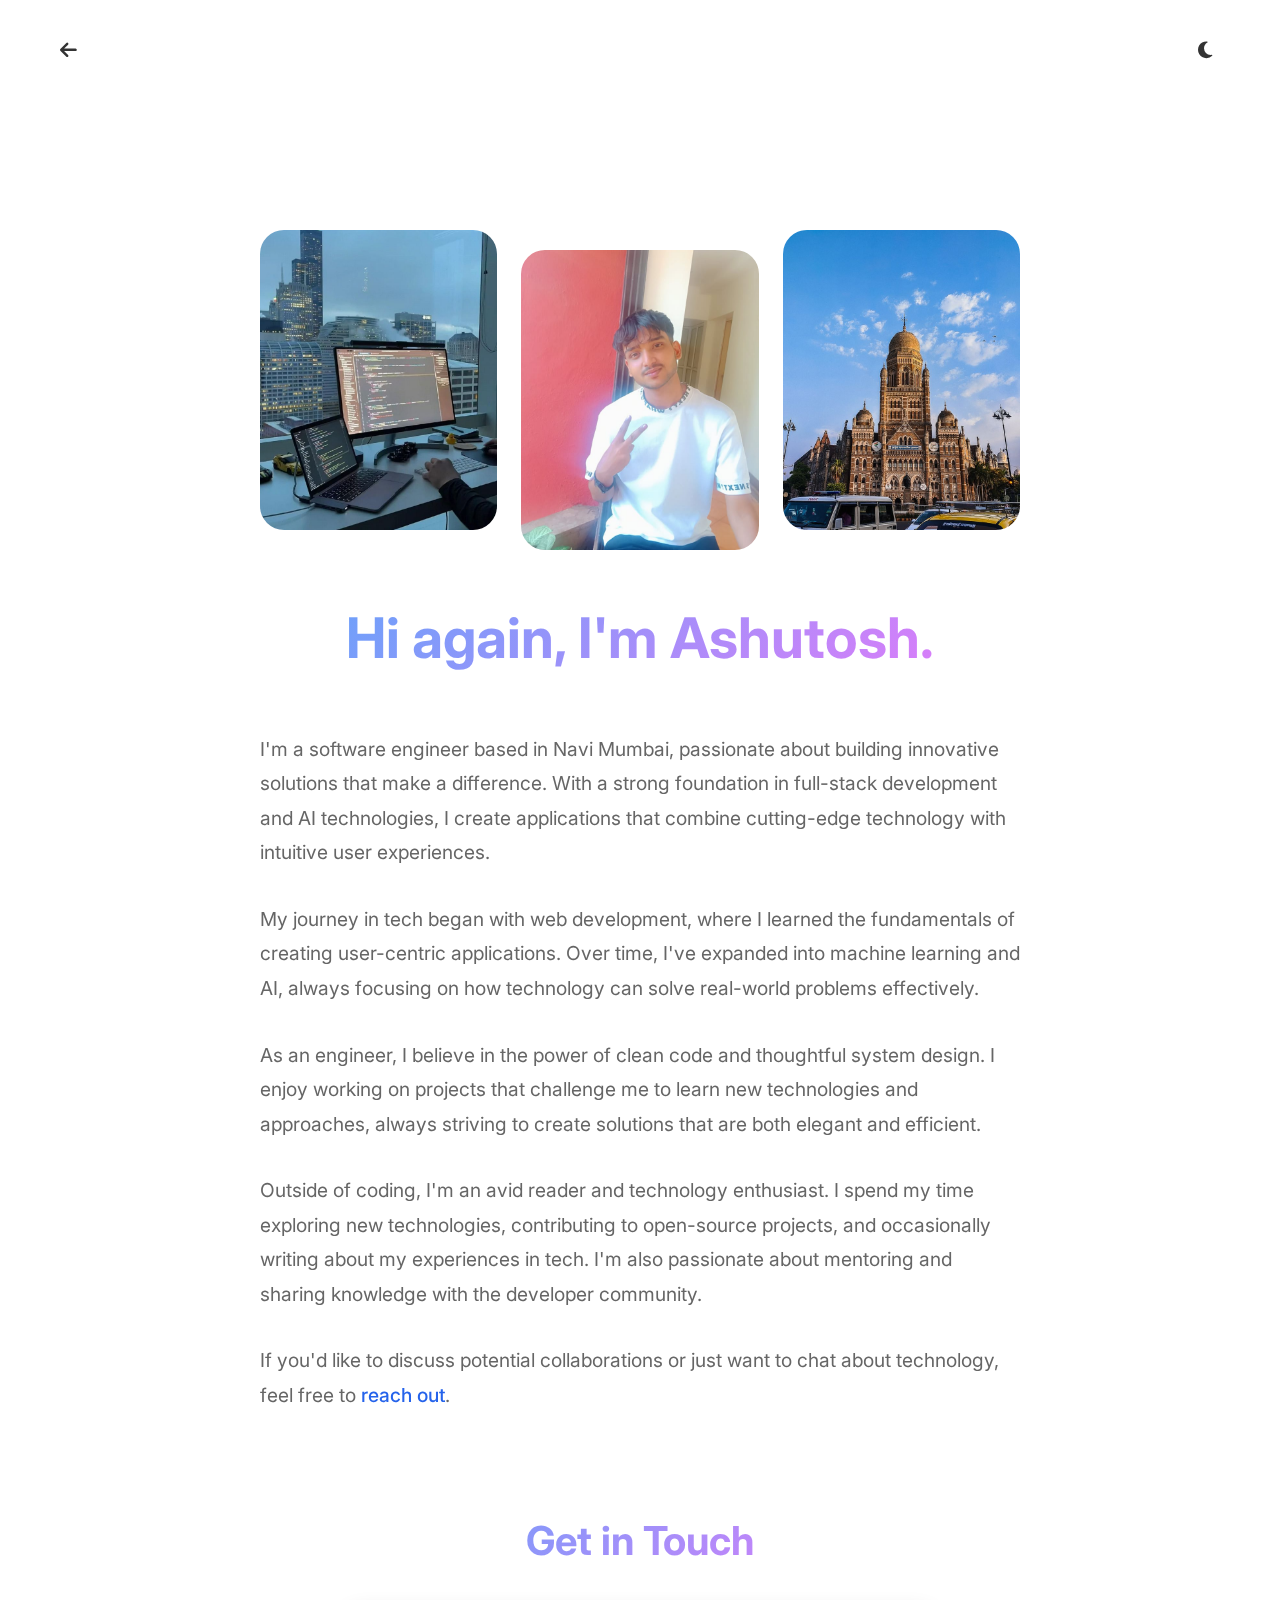
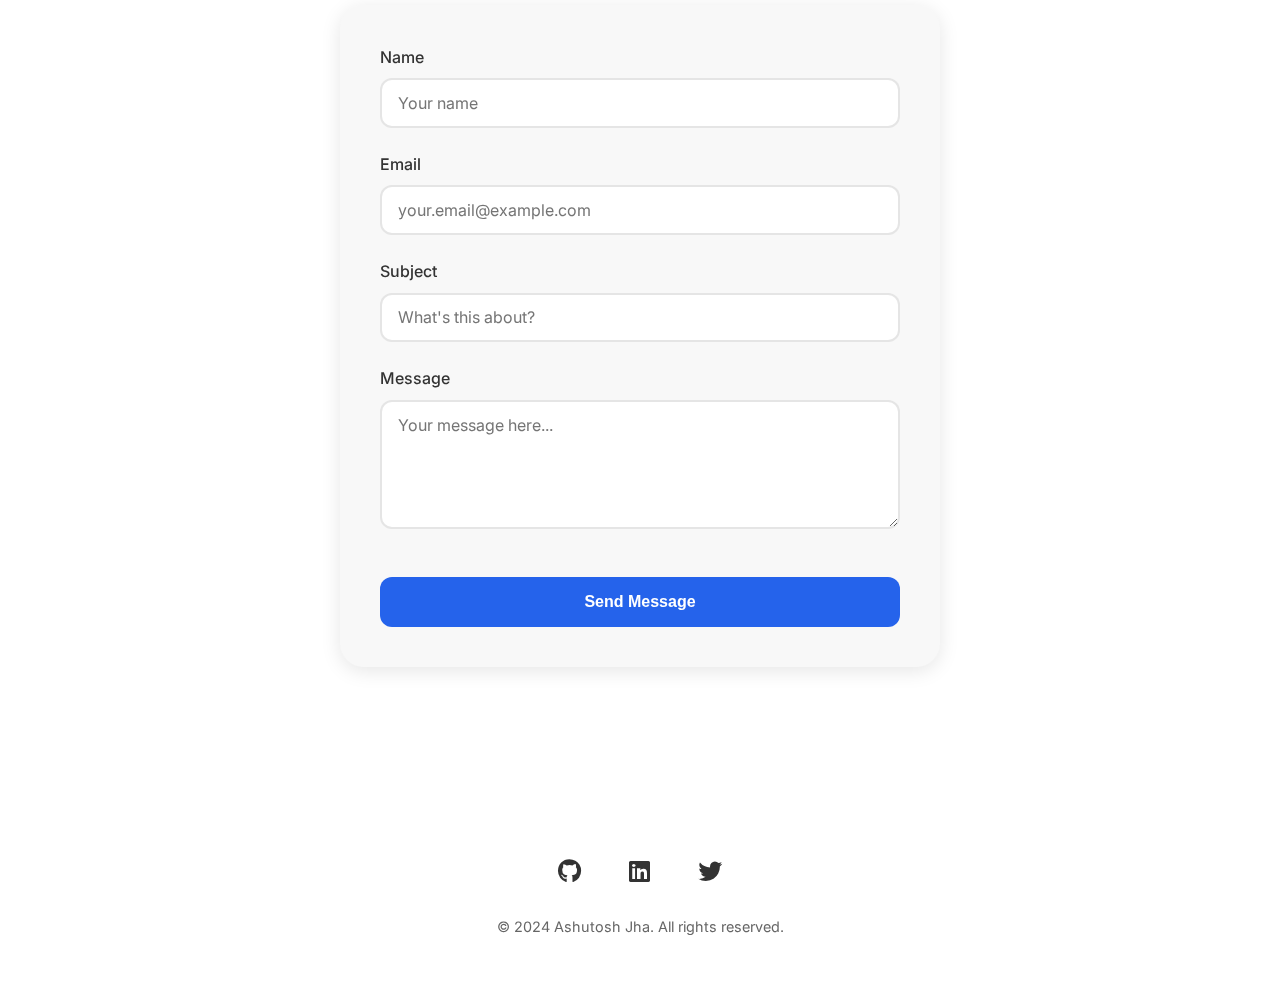
<file: about.html>
<!DOCTYPE html>
<html lang="en" data-theme="light">
<head>
    <meta charset="UTF-8">
    <meta name="viewport" content="width=device-width, initial-scale=1.0">
    <title>About - Ashutosh Jha</title>
    <link rel="stylesheet" href="styles.css">
    <link rel="preconnect" href="https://fonts.googleapis.com">
    <link rel="preconnect" href="https://fonts.gstatic.com" crossorigin>
    <link href="https://fonts.googleapis.com/css2?family=Inter:wght@400;500;600;700&display=swap" rel="stylesheet">
    <link rel="stylesheet" href="https://cdnjs.cloudflare.com/ajax/libs/font-awesome/6.5.1/css/all.min.css">
</head>
<body>
    <div class="floating-shapes home-shapes">
        <div class="shape shape-1"></div>
        <div class="shape shape-2"></div>
        <div class="shape shape-3"></div>
        <div class="shape shape-4"></div>
    </div>

    <nav>
        <div class="nav-content">
            <div class="nav-left">
                <a href="/" class="back-button">
                    <i class="fas fa-arrow-left"></i>
                </a>
            </div>
            <div class="nav-right">
                <button id="theme-toggle" class="theme-toggle">
                    <i class="fas fa-sun"></i>
                </button>
            </div>
        </div>
    </nav>

    <main class="about-page">
        <div class="image-grid">
            <img src="/photo/Coding Setup.jpg" alt="Coding setup" class="grid-image">
            <img src="/photo/Ashutosh.jpeg" alt="Nature exploration" class="grid-image center">
            <img src="/photo/City View.jpg" alt="City view" class="grid-image">
        </div>

        <h1 class="gradient-text">Hi again, I'm Ashutosh.</h1>

        <div class="about-content">
            <p>
                I'm a software engineer based in Navi Mumbai, passionate about building innovative solutions 
                that make a difference. With a strong foundation in full-stack development and AI technologies, 
                I create applications that combine cutting-edge technology with intuitive user experiences.
            </p>

            <p>
                My journey in tech began with web development, where I learned the fundamentals of creating 
                user-centric applications. Over time, I've expanded into machine learning and AI, always 
                focusing on how technology can solve real-world problems effectively.
            </p>

            <p>
                As an engineer, I believe in the power of clean code and thoughtful system design. I enjoy 
                working on projects that challenge me to learn new technologies and approaches, always 
                striving to create solutions that are both elegant and efficient.
            </p>

            <p>
                Outside of coding, I'm an avid reader and technology enthusiast. I spend my time exploring 
                new technologies, contributing to open-source projects, and occasionally writing about my 
                experiences in tech. I'm also passionate about mentoring and sharing knowledge with the 
                developer community.
            </p>

            <p>
                If you'd like to discuss potential collaborations or just want to chat about technology, 
                feel free to <a href="#contact" class="reach-out">reach out</a>.
            </p>
        </div>

        <section id="contact" class="contact-section">
            <h2 class="gradient-text">Get in Touch</h2>
            <form action="https://formspree.io/f/your-form-id" method="POST" class="contact-form">
                <div class="form-group">
                    <label for="name">Name</label>
                    <input type="text" id="name" name="name" required placeholder="Your name">
                </div>
                
                <div class="form-group">
                    <label for="email">Email</label>
                    <input type="email" id="email" name="email" required placeholder="your.email@example.com">
                </div>
                
                <div class="form-group">
                    <label for="subject">Subject</label>
                    <input type="text" id="subject" name="subject" required placeholder="What's this about?">
                </div>
                
                <div class="form-group">
                    <label for="message">Message</label>
                    <textarea id="message" name="message" required placeholder="Your message here..." rows="5"></textarea>
                </div>
                
                <button type="submit" class="submit-button">Send Message</button>
            </form>
        </section>
    </main>

    <footer>
        <div class="social-links">
            <a href="https://github.com/Ashutosh759" target="_blank">
                <i class="fab fa-github"></i>
            </a>
            <a href="https://www.linkedin.com/in/ashutosh-jha-b5037331a/" target="_blank">
                <i class="fab fa-linkedin"></i>
            </a>
            <a href="https://twitter.com/yourusername" target="_blank">
                <i class="fab fa-twitter"></i>
            </a>
        </div>
        <p class="copyright">© 2024 Ashutosh Jha. All rights reserved.</p>
    </footer>

    <script>
        const themeToggle = document.getElementById('theme-toggle');
        const html = document.documentElement;
        const themeIcon = themeToggle.querySelector('i');

        const savedTheme = localStorage.getItem('theme') || 'light';
        html.setAttribute('data-theme', savedTheme);
        updateThemeIcon(savedTheme);

        themeToggle.addEventListener('click', () => {
            const currentTheme = html.getAttribute('data-theme');
            const newTheme = currentTheme === 'light' ? 'dark' : 'light';
            
            html.setAttribute('data-theme', newTheme);
            localStorage.setItem('theme', newTheme);
            updateThemeIcon(newTheme);
        });

        function updateThemeIcon(theme) {
            themeIcon.className = theme === 'light' ? 'fas fa-moon' : 'fas fa-sun';
        }
    </script>
</body>
</html>
</file>
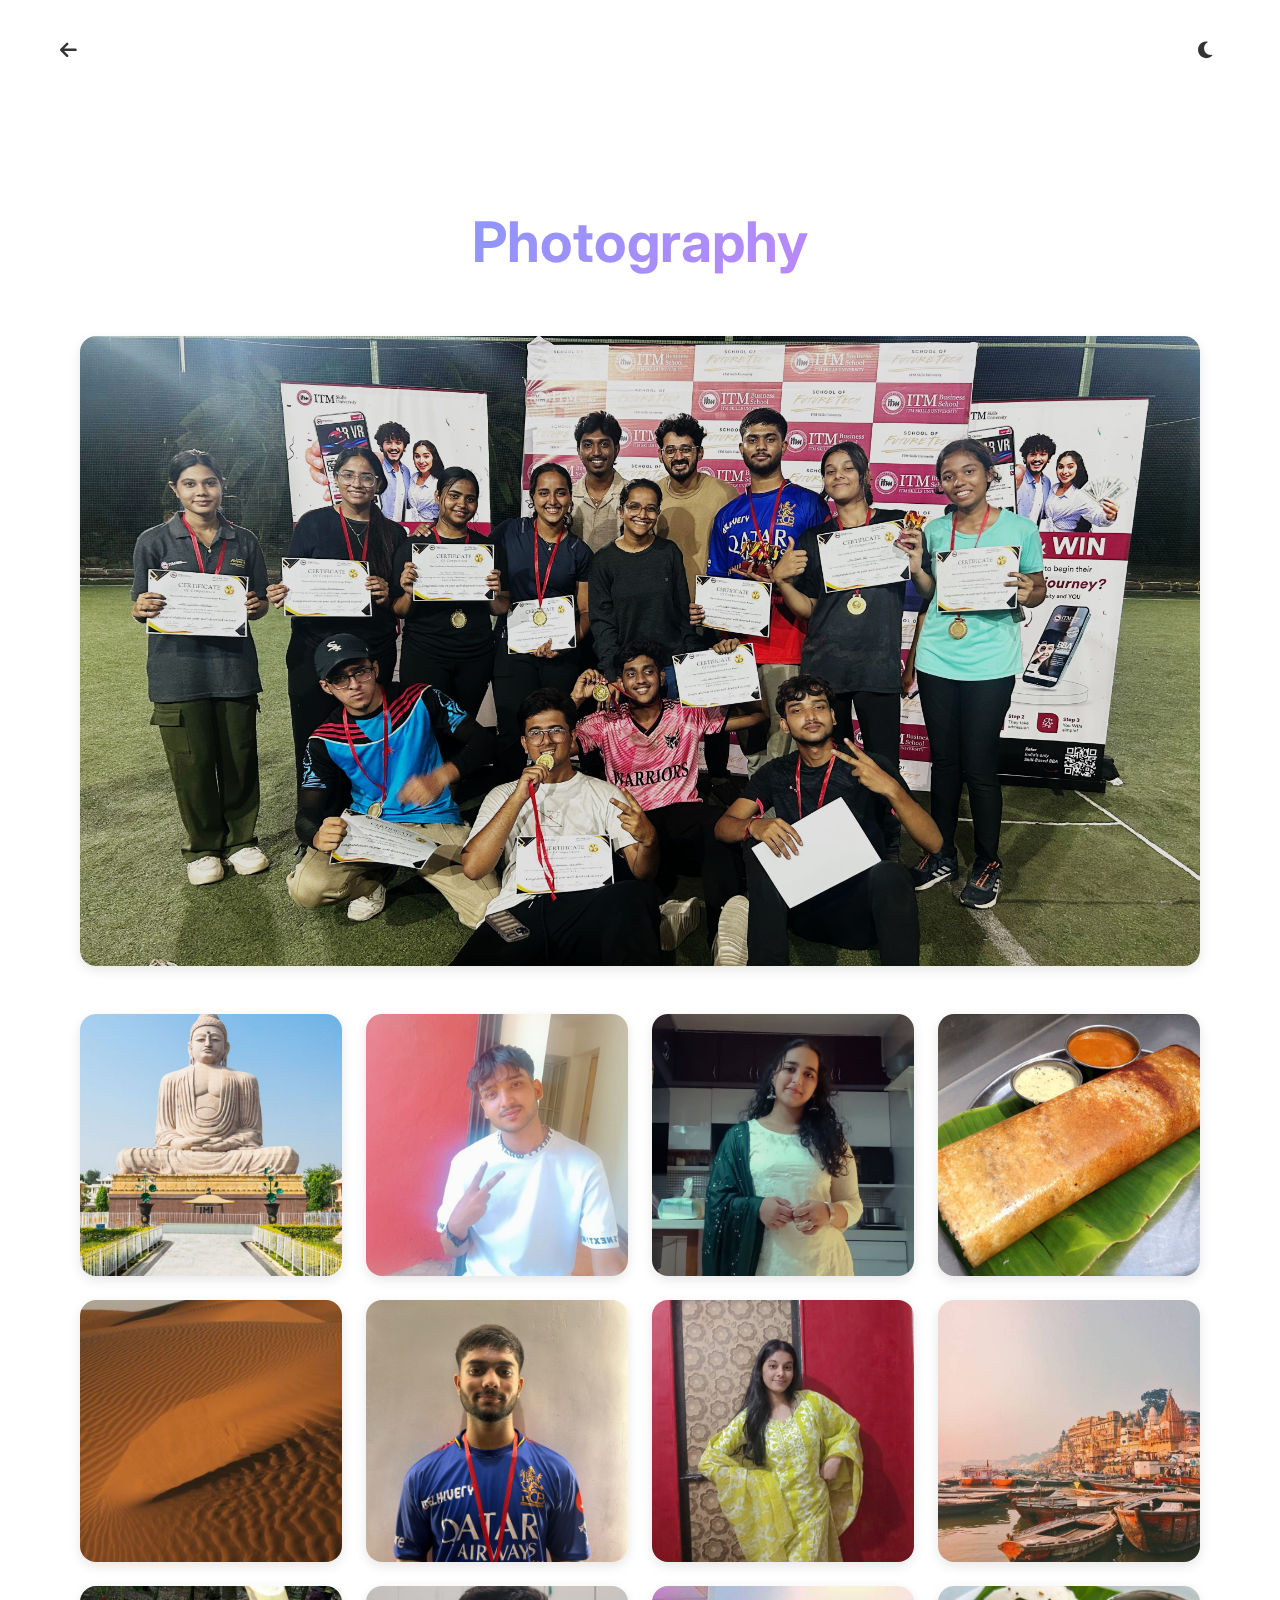
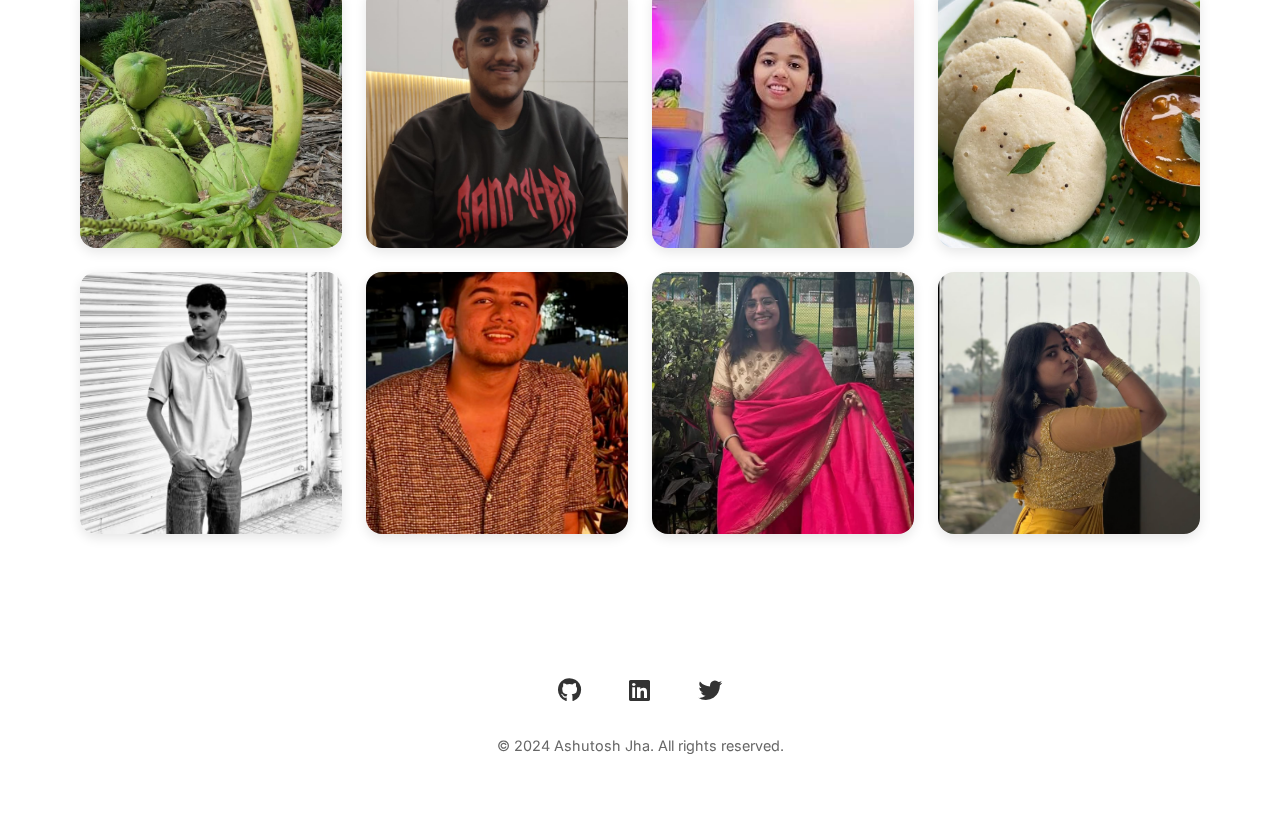
<file: gallery.html>
<!DOCTYPE html>
<html lang="en" data-theme="light">
<head>
    <meta charset="UTF-8">
    <meta name="viewport" content="width=device-width, initial-scale=1.0">
    <title>Gallery - Ashutosh Jha</title>
    <link rel="stylesheet" href="styles.css">
    <link rel="preconnect" href="https://fonts.googleapis.com">
    <link rel="preconnect" href="https://fonts.gstatic.com" crossorigin>
    <link href="https://fonts.googleapis.com/css2?family=Inter:wght@400;500;600;700&display=swap" rel="stylesheet">
    <link rel="stylesheet" href="https://cdnjs.cloudflare.com/ajax/libs/font-awesome/6.5.1/css/all.min.css">
</head>
<body>
    <div class="floating-shapes home-shapes">
        <div class="shape shape-1"></div>
        <div class="shape shape-2"></div>
        <div class="shape shape-3"></div>
        <div class="shape shape-4"></div>
    </div>

    <nav>
        <div class="nav-content">
            <div class="nav-left">
                <a href="/" class="back-button">
                    <i class="fas fa-arrow-left"></i>
                </a>
            </div>
            <div class="nav-right">
                <button id="theme-toggle" class="theme-toggle">
                    <i class="fas fa-sun"></i>
                </button>
            </div>
        </div>
    </nav>

    <main class="gallery-page">
        <h1 class="gradient-text">Photography</h1>
        
        <div class="gallery-item large">
            <img src="/photo/Group.jpeg" alt="Group Photo 1" loading="lazy">
        </div>

        <div class="gallery-grid">
            <div class="gallery-item">
                <img src="photo/Bihar.jpg" alt="Technology" loading="lazy">
            </div>
            <div class="gallery-item">
                <img src="/photo/Ashutosh.jpeg" alt="Urban" loading="lazy">
            </div>
            <div class="gallery-item">
                <img src="photo/Avi.jpeg" alt="Coffee" loading="lazy">
            </div>
            <div class="gallery-item">
                <img src="/photo/Kerala3.jpg" alt="Desk" loading="lazy">
            </div>
            <div class="gallery-item">
                <img src="/photo/Rajasthan.jpg" alt="City View" loading="lazy">
            </div>
            <div class="gallery-item">
                <img src="/photo/Kavya.jpeg" alt="Workspace" loading="lazy">
            </div>
            <div class="gallery-item">
                <img src="/photo/Disha.jpeg" alt="Nature" loading="lazy">
            </div>
            <div class="gallery-item">
                <img src="photo/UP1.jpg" alt="Architecture" loading="lazy">
            </div>
            <div class="gallery-item">
                <img src="photo/Kerala1.jpg" alt="Laptop" loading="lazy">
            </div>
            <div class="gallery-item">
                <img src="/photo/Sayuj.jpeg" alt="Modern Workspace" loading="lazy">
            </div>
            <div class="gallery-item">
                <img src="/photo/Vamshi.jpeg" alt="Nature" loading="lazy">
            </div>
            <div class="gallery-item">
                <img src="photo/Kerala2.jpg" alt="Minimal" loading="lazy">
            </div>
            
            <div class="gallery-item">
                <img src="/photo/Kishan.jpeg" alt="Code" loading="lazy">
            </div>
            <div class="gallery-item">
                <img src="photo/Kanishk.jpeg" alt="Design" loading="lazy">
            </div>
            <div class="gallery-item">
                <img src="/photo/Naaz.jpeg" alt="Creative" loading="lazy">
            </div>
            <div class="gallery-item">
                <img src="photo/Prity.jpeg" alt="Creative" loading="lazy">
            </div>
        </div>
    </main>

    <footer>
        <div class="social-links">
            <a href="https://github.com/Ashutosh759" target="_blank">
                <i class="fab fa-github"></i>
            </a>
            <a href="https://www.linkedin.com/in/ashutosh-jha-b5037331a/" target="_blank">
                <i class="fab fa-linkedin"></i>
            </a>
            <a href="https://twitter.com/yourusername" target="_blank">
                <i class="fab fa-twitter"></i>
            </a>
        </div>
        <p class="copyright">© 2024 Ashutosh Jha. All rights reserved.</p>
    </footer>

    <script>
        const themeToggle = document.getElementById('theme-toggle');
        const html = document.documentElement;
        const themeIcon = themeToggle.querySelector('i');

        const savedTheme = localStorage.getItem('theme') || 'light';
        html.setAttribute('data-theme', savedTheme);
        updateThemeIcon(savedTheme);

        themeToggle.addEventListener('click', () => {
            const currentTheme = html.getAttribute('data-theme');
            const newTheme = currentTheme === 'light' ? 'dark' : 'light';
            
            html.setAttribute('data-theme', newTheme);
            localStorage.setItem('theme', newTheme);
            updateThemeIcon(newTheme);
        });

        function updateThemeIcon(theme) {
            themeIcon.className = theme === 'light' ? 'fas fa-moon' : 'fas fa-sun';
        }
    </script>
</body>
</html>
</file>
<file: styles.css>
/* Theme Variables */
:root[data-theme="light"] {
    --bg-primary: #ffffff;
    --bg-secondary: #f8f8f8;
    --text-primary: #333333;
    --text-secondary: #666666;
    --accent-color: #2563eb;
    --card-bg: #ffffff;
    --card-border: rgba(0, 0, 0, 0.1);
    --shape-opacity: 0.1;
    --nav-shadow: rgba(0, 0, 0, 0.1);
    
    /* Shape Colors - Light Mode */
    --shape-1-color: rgba(255, 100, 100, 0.1);
    --shape-2-color: rgba(100, 255, 100, 0.1);
    --shape-3-color: rgba(255, 200, 100, 0.1);
    --shape-4-color: rgba(100, 200, 255, 0.1);
    --play-shape-1-color: rgba(147, 112, 219, 0.08);
    --play-shape-2-color: rgba(255, 182, 193, 0.08);
    --play-shape-3-color: rgba(135, 206, 235, 0.08);
    --play-shape-4-color: rgba(152, 251, 152, 0.08);
}

:root[data-theme="dark"] {
    --bg-primary: #000000;
    --bg-secondary: #111111;
    --text-primary: #ffffff;
    --text-secondary: #a0a0a0;
    --accent-color: #60a5fa;
    --card-bg: #111111;
    --card-border: rgba(255, 255, 255, 0.1);
    --shape-opacity: 0.05;
    --nav-shadow: rgba(255, 255, 255, 0.05);
    
    /* Shape Colors - Dark Mode */
    --shape-1-color: rgba(255, 100, 100, 0.15);
    --shape-2-color: rgba(100, 255, 100, 0.15);
    --shape-3-color: rgba(255, 200, 100, 0.15);
    --shape-4-color: rgba(100, 200, 255, 0.15);
    --play-shape-1-color: rgba(147, 112, 219, 0.2);
    --play-shape-2-color: rgba(255, 182, 193, 0.2);
    --play-shape-3-color: rgba(135, 206, 235, 0.2);
    --play-shape-4-color: rgba(152, 251, 152, 0.2);
}

/* Reset and base styles */
* {
    margin: 0;
    padding: 0;
    box-sizing: border-box;
}

body {
    font-family: 'Inter', -apple-system, BlinkMacSystemFont, sans-serif;
    line-height: 1.6;
    color: var(--text-primary);
    background-color: var(--bg-primary);
    max-width: 1200px;
    margin: 0 auto;
    padding: 0 20px;
    transition: background-color 0.3s ease, color 0.3s ease;
}

/* Navigation */
nav {
    padding: 2rem 0;
    margin-bottom: 4rem;
    position: relative;
}

.nav-content {
    display: flex;
    justify-content: space-between;
    align-items: center;
}

.nav-left, .nav-right {
    display: flex;
    gap: 2rem;
    align-items: center;
}

nav a {
    text-decoration: none;
    color: var(--text-primary);
    font-size: 1rem;
    transition: color 0.3s ease;
}

nav a:hover {
    color: var(--accent-color);
}

/* Theme Toggle Button */
.theme-toggle {
    background: none;
    border: none;
    color: var(--text-primary);
    cursor: pointer;
    padding: 0.5rem;
    font-size: 1.2rem;
    transition: color 0.3s ease, transform 0.3s ease;
}

.theme-toggle:hover {
    color: var(--accent-color);
    transform: scale(1.1);
}

/* Hero section */
.hero {
    margin-bottom: 6rem;
}

h1 {
    font-size: 2.5rem;
    font-weight: 700;
    margin-bottom: 1rem;
    color: var(--text-primary);
}

.location-wrapper {
    display: flex;
    align-items: center;
    gap: 0.5rem;
    margin-bottom: 2rem;
    color: var(--text-secondary);
}

.location-wrapper i {
    font-size: 1.2rem;
    color: var(--accent-color);
}

.location {
    font-size: 1.1rem;
}

.intro {
    font-size: 1.2rem;
    max-width: 600px;
    margin-bottom: 3rem;
    color: var(--text-secondary);
}

/* Work section */
.work-section {
    display: grid;
    grid-template-columns: repeat(auto-fit, minmax(300px, 1fr));
    gap: 2rem;
    margin: 4rem 0 6rem 0;
}

.project-card {
    background-color: var(--bg-secondary);
    padding: 2.5rem;
    border-radius: 24px;
    transition: all 0.3s ease;
    position: relative;
    overflow: hidden;
}

.project-card:hover {
    transform: translateY(-8px);
}

.project-icon {
    font-size: 2rem;
    margin-bottom: 1.5rem;
    color: var(--accent-color);
    background: var(--bg-primary);
    width: 64px;
    height: 64px;
    border-radius: 16px;
    display: flex;
    align-items: center;
    justify-content: center;
}

.project-card h3 {
    font-size: 2rem;
    font-weight: 600;
    margin-bottom: 0.75rem;
    color: var(--text-primary);
}

.project-meta {
    font-size: 0.9rem;
    text-transform: uppercase;
    letter-spacing: 0.05em;
    color: var(--text-secondary);
    margin-bottom: 1rem;
    font-weight: 500;
}

.project-description {
    font-size: 1.1rem;
    line-height: 1.6;
    color: var(--text-secondary);
    margin-bottom: 2rem;
}

.read-more {
    color: var(--text-primary);
    text-decoration: none;
    font-weight: 500;
    font-size: 1.1rem;
    display: inline-flex;
    align-items: center;
    transition: all 0.3s ease;
}

.read-more .arrow {
    margin-left: 0.5rem;
    transition: transform 0.3s ease;
}

.read-more:hover .arrow {
    transform: translateX(5px);
}

/* Dark mode specific styles */
:root[data-theme="dark"] .project-card {
    background: rgba(255, 255, 255, 0.03);
    backdrop-filter: blur(10px);
}

:root[data-theme="dark"] .project-icon {
    background: rgba(255, 255, 255, 0.05);
}

@media (max-width: 768px) {
    .project-card {
        padding: 2rem;
    }

    .project-card h3 {
        font-size: 1.75rem;
    }

    .project-description {
        font-size: 1rem;
    }
}

/* Update shape colors for dark mode */
.shape {
    opacity: var(--shape-opacity);
}

/* Play Section */
.play-section {
    padding: 4rem 0;
    position: relative;
    background: var(--bg-secondary);
    color: var(--text-primary);
}

.play-section h2 {
    font-size: 2.5rem;
    margin-bottom: 3rem;
    text-align: center;
    color: var(--text-primary);
    font-weight: 700;
    text-transform: uppercase;
    letter-spacing: 2px;
}

.play-grid {
    display: grid;
    grid-template-columns: repeat(auto-fit, minmax(300px, 1fr));
    gap: 2rem;
    position: relative;
}

.play-card {
    background: var(--card-bg);
    padding: 2rem;
    border-radius: 12px;
    box-shadow: 0 4px 20px rgba(0, 0, 0, 0.2);
    transition: all 0.3s ease;
    border: 1px solid var(--card-border);
}

.play-card:hover {
    transform: translateY(-5px);
    background: var(--card-bg);
    border-color: var(--accent-color);
}

.play-card h3 {
    font-size: 1.5rem;
    margin-bottom: 0.5rem;
    color: var(--text-primary);
    font-weight: 600;
}

.play-meta {
    color: var(--text-secondary);
    font-size: 0.9rem;
    margin-bottom: 1rem;
}

.play-description {
    margin-bottom: 1.5rem;
    color: var(--text-secondary);
    line-height: 1.7;
}

.play-link {
    color: var(--accent-color);
    text-decoration: none;
    font-weight: 500;
    display: inline-block;
    transition: all 0.3s ease;
}

.play-link:hover {
    transform: translateX(5px);
    color: var(--accent-color);
}

/* Footer */
footer {
    padding: 4rem 0;
    text-align: center;
}

.social-links {
    display: flex;
    justify-content: center;
    gap: 3rem;
    margin-bottom: 2rem;
}

.social-links a {
    text-decoration: none;
    color: var(--text-primary);
    transition: all 0.3s ease;
    display: flex;
    align-items: center;
    gap: 0.5rem;
}

.social-links a i {
    font-size: 1.5rem;
}

.social-links a:hover {
    color: var(--accent-color);
    transform: translateY(-3px);
}

.social-links a span {
    font-size: 1rem;
    font-weight: 500;
}

.copyright {
    color: var(--text-secondary);
    font-size: 0.9rem;
}

/* Floating Shapes */
.floating-shapes {
    position: fixed;
    width: 100%;
    height: 100%;
    top: 0;
    left: 0;
    z-index: -1;
    overflow: hidden;
}

.shape {
    position: absolute;
    border-radius: 20px;
    opacity: var(--shape-opacity);
    animation-timing-function: linear;
    animation-iteration-count: infinite;
}

/* Home Shapes */
.shape-1 {
    width: 80px;
    height: 80px;
    left: -100px;
    top: 20%;
    background: var(--shape-1-color);
    animation: floatLeftToRight 15s infinite;
    animation-delay: 0s;
}

.shape-2 {
    width: 120px;
    height: 120px;
    right: -150px;
    top: 40%;
    background: var(--shape-2-color);
    animation: floatRightToLeft 18s infinite;
    animation-delay: -5s;
}

.shape-3 {
    width: 100px;
    height: 100px;
    top: -120px;
    left: 30%;
    background: var(--shape-3-color);
    animation: floatTopToBottom 20s infinite;
    animation-delay: -8s;
}

.shape-4 {
    width: 150px;
    height: 150px;
    bottom: -150px;
    right: 35%;
    background: var(--shape-4-color);
    animation: floatBottomToTop 17s infinite;
    animation-delay: -12s;
}

/* Play Shapes */
.play-shape-1 {
    width: 130px;
    height: 130px;
    left: -150px;
    top: 15%;
    background: var(--play-shape-1-color);
    animation: floatDiagonalBottomRight 22s infinite;
    animation-delay: -3s;
}

.play-shape-2 {
    width: 90px;
    height: 90px;
    right: -120px;
    bottom: 25%;
    background: var(--play-shape-2-color);
    animation: floatDiagonalTopLeft 19s infinite;
    animation-delay: -7s;
}

.play-shape-3 {
    width: 170px;
    height: 170px;
    bottom: -180px;
    left: 40%;
    background: var(--play-shape-3-color);
    animation: floatBottomToTopRotate 24s infinite;
    animation-delay: -15s;
}

.play-shape-4 {
    width: 110px;
    height: 110px;
    top: -130px;
    right: 45%;
    background: var(--play-shape-4-color);
    animation: floatTopToBottomRotate 21s infinite;
    animation-delay: -9s;
}

/* Animation Keyframes */
@keyframes floatLeftToRight {
    0% {
        transform: translateX(0) rotate(0deg) scale(0.8);
        opacity: 0;
        left: -100px;
    }
    20% {
        opacity: 0.8;
        transform: translateX(20vw) rotate(90deg) scale(1);
    }
    80% {
        opacity: 0.8;
        transform: translateX(80vw) rotate(270deg) scale(1);
    }
    100% {
        transform: translateX(100vw) rotate(360deg) scale(0.8);
        opacity: 0;
        left: -100px;
    }
}

@keyframes floatRightToLeft {
    0% {
        transform: translateX(0) rotate(0deg) scale(0.8);
        opacity: 0;
        right: -150px;
    }
    20% {
        opacity: 0.8;
        transform: translateX(-20vw) rotate(-90deg) scale(1);
    }
    80% {
        opacity: 0.8;
        transform: translateX(-80vw) rotate(-270deg) scale(1);
    }
    100% {
        transform: translateX(-100vw) rotate(-360deg) scale(0.8);
        opacity: 0;
        right: -150px;
    }
}

@keyframes floatTopToBottom {
    0% {
        transform: translateY(0) rotate(0deg) scale(0.8);
        opacity: 0;
        top: -120px;
    }
    20% {
        opacity: 0.8;
        transform: translateY(20vh) rotate(90deg) scale(1);
    }
    80% {
        opacity: 0.8;
        transform: translateY(80vh) rotate(270deg) scale(1);
    }
    100% {
        transform: translateY(100vh) rotate(360deg) scale(0.8);
        opacity: 0;
        top: -120px;
    }
}

@keyframes floatBottomToTop {
    0% {
        transform: translateY(0) rotate(0deg) scale(0.8);
        opacity: 0;
        bottom: -150px;
    }
    20% {
        opacity: 0.8;
        transform: translateY(-20vh) rotate(-90deg) scale(1);
    }
    80% {
        opacity: 0.8;
        transform: translateY(-80vh) rotate(-270deg) scale(1);
    }
    100% {
        transform: translateY(-100vh) rotate(-360deg) scale(0.8);
        opacity: 0;
        bottom: -150px;
    }
}

@keyframes floatDiagonalBottomRight {
    0% {
        transform: translate(0, 0) rotate(0deg) scale(0.8);
        opacity: 0;
    }
    20% {
        opacity: 0.8;
        transform: translate(20vw, 20vh) rotate(90deg) scale(1);
    }
    80% {
        opacity: 0.8;
        transform: translate(80vw, 80vh) rotate(270deg) scale(1);
    }
    100% {
        transform: translate(100vw, 100vh) rotate(360deg) scale(0.8);
        opacity: 0;
    }
}

@keyframes floatDiagonalTopLeft {
    0% {
        transform: translate(0, 0) rotate(0deg) scale(0.8);
        opacity: 0;
    }
    20% {
        opacity: 0.8;
        transform: translate(-20vw, -20vh) rotate(-90deg) scale(1);
    }
    80% {
        opacity: 0.8;
        transform: translate(-80vw, -80vh) rotate(-270deg) scale(1);
    }
    100% {
        transform: translate(-100vw, -100vh) rotate(-360deg) scale(0.8);
        opacity: 0;
    }
}

@keyframes floatBottomToTopRotate {
    0% {
        transform: translateY(0) rotate(0deg) scale(0.8);
        opacity: 0;
    }
    20% {
        opacity: 0.8;
        transform: translateY(-20vh) rotate(90deg) scale(1.2);
    }
    80% {
        opacity: 0.8;
        transform: translateY(-80vh) rotate(270deg) scale(1.2);
    }
    100% {
        transform: translateY(-100vh) rotate(360deg) scale(0.8);
        opacity: 0;
    }
}

@keyframes floatTopToBottomRotate {
    0% {
        transform: translateY(0) rotate(0deg) scale(0.8);
        opacity: 0;
    }
    20% {
        opacity: 0.8;
        transform: translateY(20vh) rotate(-90deg) scale(1.2);
    }
    80% {
        opacity: 0.8;
        transform: translateY(80vh) rotate(-270deg) scale(1.2);
    }
    100% {
        transform: translateY(100vh) rotate(-360deg) scale(0.8);
        opacity: 0;
    }
}

/* Responsive design */
@media (max-width: 768px) {
    h1 {
        font-size: 2rem;
    }

    .intro {
        font-size: 1.1rem;
    }

    .work-section {
        grid-template-columns: 1fr;
    }

    .play-section h2 {
        font-size: 2rem;
    }

    .play-grid {
        grid-template-columns: 1fr;
    }
}

@media (max-width: 480px) {
    nav {
        padding: 1rem 0;
    }

    .nav-content {
        flex-direction: column;
        gap: 1rem;
    }

    h1 {
        font-size: 1.8rem;
    }

    .project-card {
        padding: 1.5rem;
    }

    .social-links {
        gap: 1.5rem;
    }

    .social-links a i {
        font-size: 1.2rem;
    }

    .social-links a span {
        font-size: 0.9rem;
    }

    .play-section {
        padding: 2rem 0;
    }

    .play-card {
        padding: 1.5rem;
    }

    .play-section h2 {
        font-size: 1.8rem;
        letter-spacing: 1px;
    }
}

/* Update shape colors to use variables */
.shape-1 {
    background: var(--shape-1-color);
}

.shape-2 {
    background: var(--shape-2-color);
}

.shape-3 {
    background: var(--shape-3-color);
}

.shape-4 {
    background: var(--shape-4-color);
}

.play-shape-1 {
    background: var(--play-shape-1-color);
}

.play-shape-2 {
    background: var(--play-shape-2-color);
}

.play-shape-3 {
    background: var(--play-shape-3-color);
}

.play-shape-4 {
    background: var(--play-shape-4-color);
}

/* Add glow effect to shapes in dark mode */
:root[data-theme="dark"] .shape {
    filter: blur(1px);
    box-shadow: 0 0 20px rgba(255, 255, 255, 0.1);
}

:root[data-theme="dark"] .play-shapes .shape {
    filter: blur(2px);
    box-shadow: 0 0 30px rgba(255, 255, 255, 0.15);
}

/* Update card styles for dark mode */
:root[data-theme="dark"] .project-card,
:root[data-theme="dark"] .play-card {
    background: var(--card-bg);
    border: 1px solid var(--card-border);
    box-shadow: 0 4px 20px rgba(255, 255, 255, 0.05);
}

:root[data-theme="dark"] .project-card:hover,
:root[data-theme="dark"] .play-card:hover {
    border-color: var(--accent-color);
    box-shadow: 0 4px 25px rgba(96, 165, 250, 0.2);
}

/* Enhanced transitions */
body {
    transition: background-color 0.3s ease, color 0.3s ease;
}

.shape {
    transition: background-color 0.3s ease, filter 0.3s ease, box-shadow 0.3s ease;
}

.project-card,
.play-card {
    transition: all 0.3s ease;
}

/* About Page Styles */
.about-page {
    max-width: 800px;
    margin: 0 auto;
    padding: 2rem 20px;
}

.image-grid {
    display: grid;
    grid-template-columns: repeat(3, 1fr);
    gap: 1.5rem;
    margin: 2rem 0 4rem;
    position: relative;
}

.grid-image {
    width: 100%;
    height: 300px;
    object-fit: cover;
    border-radius: 24px;
    transition: transform 0.3s ease;
}

.grid-image.center {
    transform: translateY(20px);
}

.grid-image:hover {
    transform: scale(1.02);
}

.gradient-text {
    font-size: 3.5rem;
    font-weight: 700;
    margin-bottom: 3rem;
    background: linear-gradient(135deg, #60a5fa 0%, #e879f9 100%);
    -webkit-background-clip: text;
    -webkit-text-fill-color: transparent;
    text-align: center;
}

.about-content {
    font-size: 1.2rem;
    line-height: 1.8;
    color: var(--text-secondary);
}

.about-content p {
    margin-bottom: 2rem;
}

.about-content p:last-child {
    margin-bottom: 4rem;
}

.reach-out {
    color: var(--accent-color);
    text-decoration: none;
    font-weight: 500;
    position: relative;
    transition: color 0.3s ease;
}

.reach-out:after {
    content: '';
    position: absolute;
    width: 100%;
    height: 2px;
    bottom: -2px;
    left: 0;
    background-color: var(--accent-color);
    transform: scaleX(0);
    transform-origin: right;
    transition: transform 0.3s ease;
}

.reach-out:hover:after {
    transform: scaleX(1);
    transform-origin: left;
}

.back-button {
    font-size: 1.2rem;
    color: var(--text-primary);
    text-decoration: none;
    display: flex;
    align-items: center;
    transition: transform 0.3s ease;
}

.back-button:hover {
    transform: translateX(-5px);
}

/* Dark mode specific styles for about page */
:root[data-theme="dark"] .gradient-text {
    background: linear-gradient(135deg, #93c5fd 0%, #f0abfc 100%);
    -webkit-background-clip: text;
    -webkit-text-fill-color: transparent;
}

:root[data-theme="dark"] .grid-image {
    box-shadow: 0 4px 20px rgba(0, 0, 0, 0.3);
}

/* Responsive styles for about page */
@media (max-width: 768px) {
    .image-grid {
        grid-template-columns: 1fr;
        gap: 1rem;
    }

    .grid-image {
        height: 250px;
    }

    .grid-image.center {
        transform: none;
    }

    .gradient-text {
        font-size: 2.5rem;
        margin-bottom: 2rem;
    }

    .about-content {
        font-size: 1.1rem;
    }
}

@media (max-width: 480px) {
    .gradient-text {
        font-size: 2rem;
    }

    .about-content {
        font-size: 1rem;
    }
}

/* Gallery Page Styles */
.gallery-page {
    max-width: 1200px;
    margin: 0 auto;
    padding: 2rem 20px;
}

.gallery-grid {
    display: grid;
    grid-template-columns: repeat(auto-fill, minmax(250px, 1fr));
    gap: 1.5rem;
    margin: 3rem 0;
}

.gallery-item {
    position: relative;
    border-radius: 16px;
    overflow: hidden;
    aspect-ratio: 1;
    cursor: pointer;
    transition: all 0.3s ease;
    background: var(--card-bg);
    box-shadow: 0 4px 12px rgba(0, 0, 0, 0.1);
}

.gallery-item img {
    width: 100%;
    height: 100%;
    object-fit: cover;
    transition: transform 0.5s ease;
}

.gallery-item:hover {
    transform: translateY(-5px);
    box-shadow: 0 8px 20px rgba(0, 0, 0, 0.15);
}

.gallery-item:hover img {
    transform: scale(1.1);
}

/* Dark mode specific styles for gallery */
:root[data-theme="dark"] .gallery-item {
    box-shadow: 0 4px 12px rgba(0, 0, 0, 0.3);
}

:root[data-theme="dark"] .gallery-item:hover {
    box-shadow: 0 8px 20px rgba(0, 0, 0, 0.4);
}

/* Responsive styles for gallery */
@media (max-width: 768px) {
    .gallery-grid {
        grid-template-columns: repeat(auto-fill, minmax(200px, 1fr));
        gap: 1rem;
    }
}

@media (max-width: 480px) {
    .gallery-grid {
        grid-template-columns: repeat(2, 1fr);
        gap: 0.8rem;
    }
}

/* Contact Form Styles */
.contact-section {
    margin: 6rem 0;
    max-width: 600px;
    margin-left: auto;
    margin-right: auto;
}

.contact-section h2.gradient-text {
    font-size: 2.5rem;
    margin-bottom: 2rem;
    text-align: center;
}

.contact-form {
    background: var(--bg-secondary);
    padding: 2.5rem;
    border-radius: 24px;
    box-shadow: 0 4px 20px rgba(0, 0, 0, 0.1);
}

.form-group {
    margin-bottom: 1.5rem;
}

.form-group label {
    display: block;
    margin-bottom: 0.5rem;
    color: var(--text-primary);
    font-weight: 500;
}

.form-group input,
.form-group textarea {
    width: 100%;
    padding: 0.8rem 1rem;
    border: 2px solid var(--card-border);
    border-radius: 12px;
    background: var(--bg-primary);
    color: var(--text-primary);
    font-family: 'Inter', sans-serif;
    font-size: 1rem;
    transition: all 0.3s ease;
}

.form-group input:focus,
.form-group textarea:focus {
    outline: none;
    border-color: var(--accent-color);
    box-shadow: 0 0 0 3px rgba(37, 99, 235, 0.1);
}

.form-group textarea {
    resize: vertical;
    min-height: 120px;
}

.submit-button {
    background: var(--accent-color);
    color: white;
    border: none;
    padding: 1rem 2rem;
    border-radius: 12px;
    font-size: 1rem;
    font-weight: 600;
    cursor: pointer;
    transition: all 0.3s ease;
    width: 100%;
    margin-top: 1rem;
}

.submit-button:hover {
    transform: translateY(-2px);
    box-shadow: 0 4px 12px rgba(37, 99, 235, 0.2);
}

/* Dark mode specific styles for contact form */
:root[data-theme="dark"] .contact-form {
    background: var(--bg-secondary);
    box-shadow: 0 4px 20px rgba(0, 0, 0, 0.3);
}

:root[data-theme="dark"] .form-group input,
:root[data-theme="dark"] .form-group textarea {
    background: var(--bg-primary);
    border-color: var(--card-border);
}

:root[data-theme="dark"] .form-group input:focus,
:root[data-theme="dark"] .form-group textarea:focus {
    border-color: var(--accent-color);
    box-shadow: 0 0 0 3px rgba(96, 165, 250, 0.2);
}

/* Responsive styles for contact form */
@media (max-width: 768px) {
    .contact-section {
        margin: 4rem 0;
        padding: 0 1rem;
    }

    .contact-form {
        padding: 1.5rem;
    }

    .contact-section h2.gradient-text {
        font-size: 2rem;
    }
}

@media (max-width: 480px) {
    .contact-section h2.gradient-text {
        font-size: 1.8rem;
    }

    .form-group input,
    .form-group textarea {
        padding: 0.7rem;
    }

    .submit-button {
        padding: 0.8rem 1.5rem;
    }
}

/* Skills Section Styles */
.skills-section {
    padding: 6rem 20px;
    text-align: center;
    background: var(--bg-secondary);
    position: relative;
    overflow: hidden;
}

.skills-section h2 {
    font-size: 2.5rem;
    background: linear-gradient(135deg, #60a5fa 0%, #e879f9 100%);
    -webkit-background-clip: text;
    -webkit-text-fill-color: transparent;
    margin-bottom: 3rem;
    position: relative;
    z-index: 2;
}

.skills-slider {
    align-items: center;
    overflow: hidden;
    position: relative;
    height: 160px;
    margin: 0 -20px;
}

.skills-track {
    display: flex;
    width: fit-content;
    animation: scroll 30s linear infinite;
    padding: 20px 0;
}

.skill-card {
    background: var(--bg-primary);
    border-radius: 16px;
    border: 1px solid var(--card-border);
    box-shadow: 0 4px 20px rgba(0, 0, 0, 0.1);
    margin: 0 15px;
    padding: 20px;
    width: 120px;
    height: 120px;
    flex: 0 0 auto;
    display: flex;
    flex-direction: column;
    align-items: center;
    justify-content: center;
    transition: all 0.3s ease;
}

.skill-card img {
    width: 50px;
    height: 50px;
    margin-bottom: 10px;
    transition: transform 0.3s ease;
}

.skill-card span {
    font-weight: 500;
    color: var(--text-primary);
    font-size: 0.9rem;
}

.skill-card:hover {
    transform: translateY(-5px);
    box-shadow: 0 8px 25px rgba(96, 165, 250, 0.2);
    border-color: var(--accent-color);
}

.skill-card:hover img {
    transform: scale(1.1);
}

@keyframes scroll {
    0% { transform: translateX(0); }
    100% { transform: translateX(calc(-120px * 6 - 30px * 6)); }
}

/* Dark mode specific styles for skills */
:root[data-theme="dark"] .skill-card {
    background: var(--bg-primary);
    box-shadow: 0 4px 20px rgba(0, 0, 0, 0.3);
}

:root[data-theme="dark"] .skill-card:hover {
    box-shadow: 0 8px 25px rgba(96, 165, 250, 0.15);
}

/* Responsive styles for skills section */
@media (max-width: 768px) {
    .skills-section {
        padding: 4rem 20px;
    }

    .skills-section h2 {
        font-size: 2rem;
        margin-bottom: 2rem;
    }

    .skills-slider {
        height: 140px;
    }

    .skill-card {
        width: 100px;
        height: 100px;
        padding: 15px;
    }

    .skill-card img {
        width: 40px;
        height: 40px;
    }

    .skill-card span {
        font-size: 0.8rem;
    }

    @keyframes scroll {
        0% { transform: translateX(0); }
        100% { transform: translateX(calc(-100px * 6 - 30px * 6)); }
    }
}
.gallery-item.large {
    grid-column: span 2;
    grid-row: span 2;
    aspect-ratio: 16/9;
}
</file>
